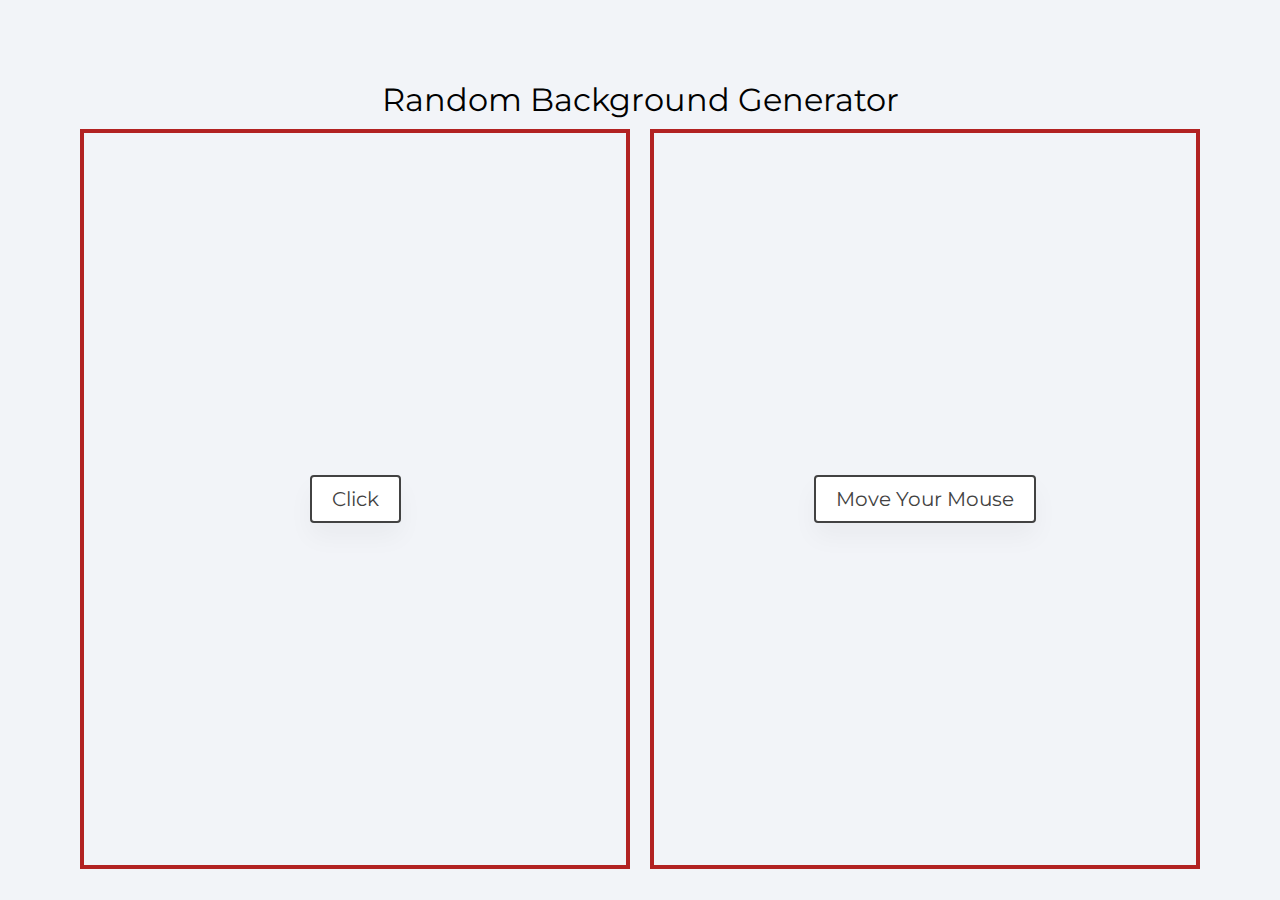
<file: block-BJaaek/code/index.html>
<!DOCTYPE html>
<html lang="en">
  <head>
    <meta charset="UTF-8" />
    <meta name="viewport" content="width=device-width, initial-scale=1.0" />
    <title>
      Random Background Generator
    </title>
    <link
      href="https://fonts.googleapis.com/css2?family=Montserrat:wght@200;400&display=swap"
      rel="stylesheet"
    />
    <link rel="stylesheet" href="style.css" />
  </head>
  <body>
    <div class="container">
      <h1>Random Background Generator</h1>
      <div class="boxes">
        <div class="box first">
          <div class="text">
            <p class="banner">
              Click
            </p>
          </div>
        </div>
        <div class="box second">
          <div class="text">
            <p class="banner">
              Move Your Mouse
            </p>
          </div>
        </div>
      </div>
    </div>
    <script src="./script.js"></script>
  </body>
</html>
</file>
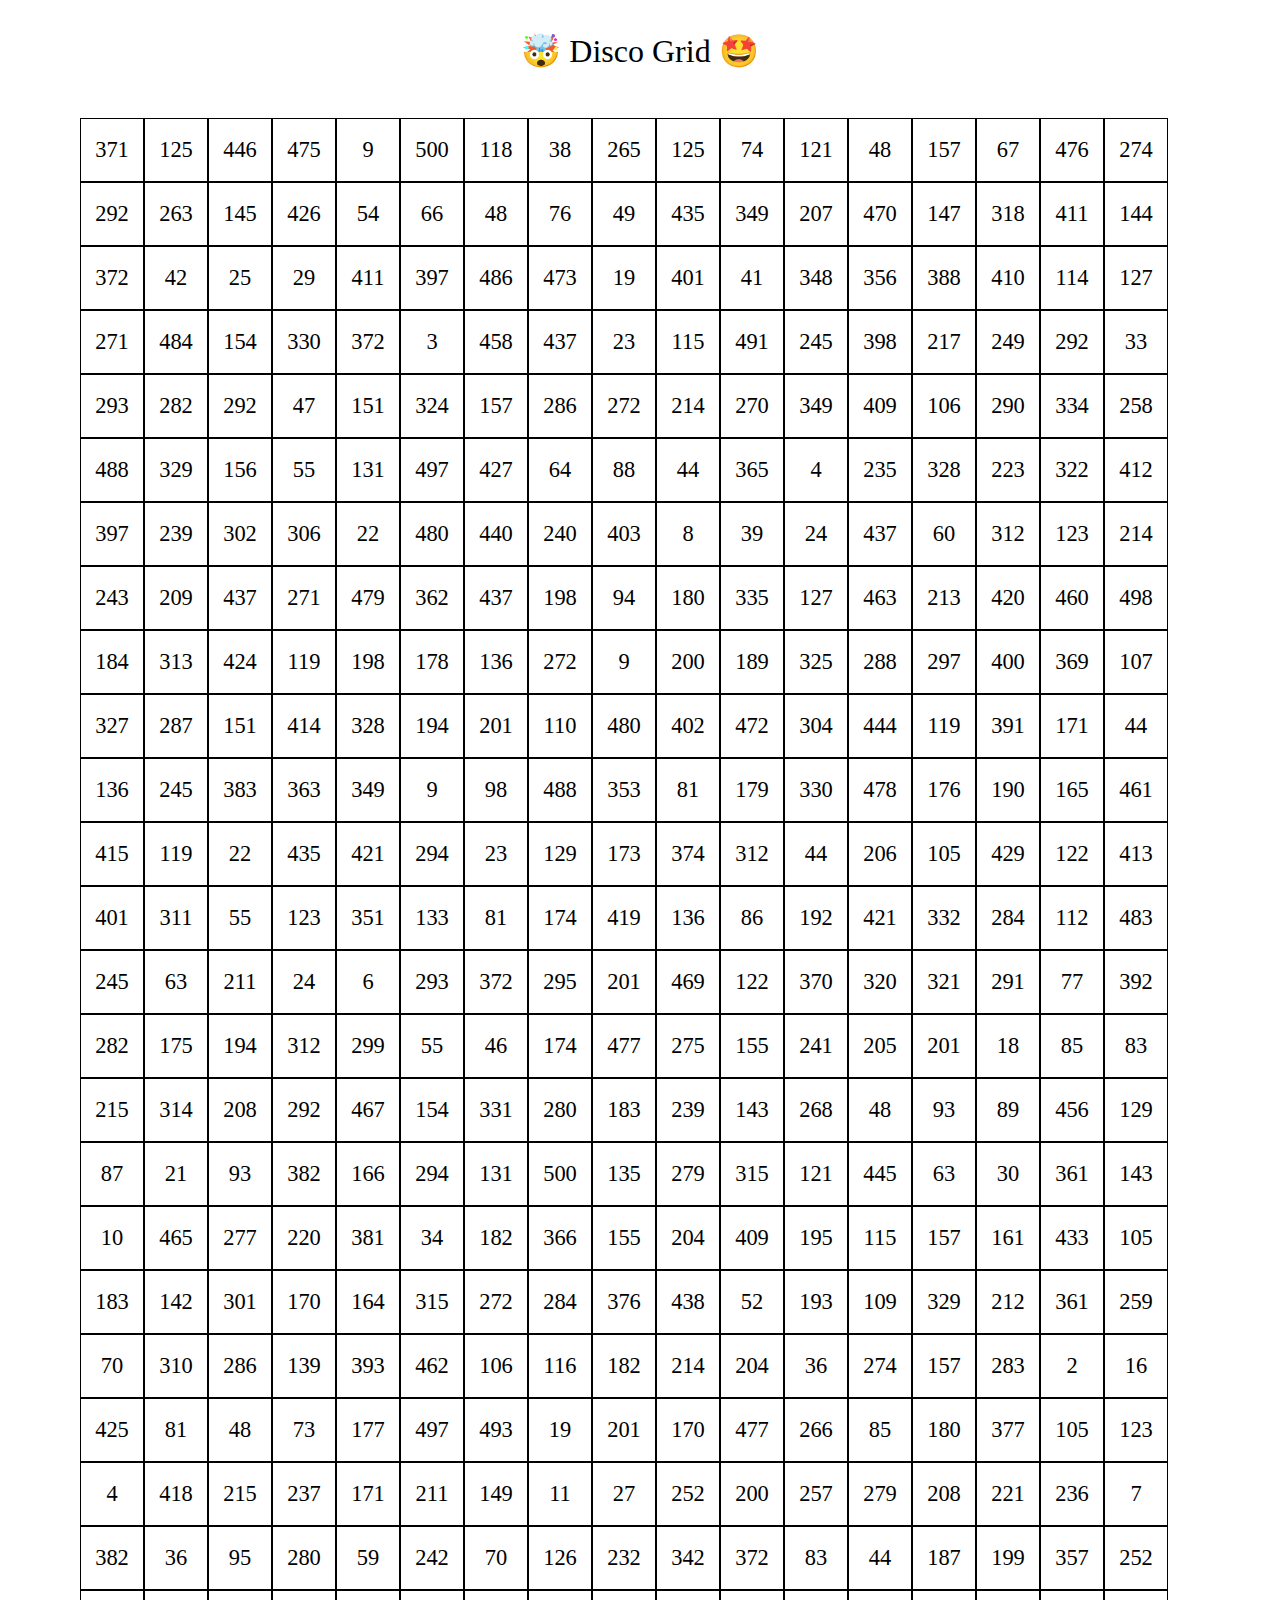
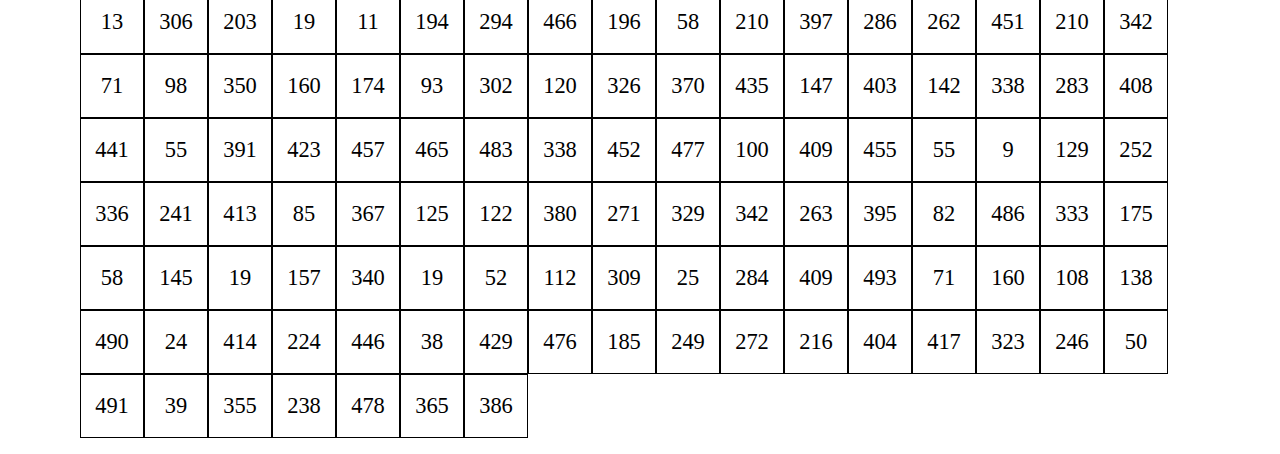
<file: block-BJaael/code/index.html>
<!DOCTYPE html>
<html lang="en">
  <head>
    <meta charset="UTF-8" />
    <meta name="viewport" content="width=device-width, initial-scale=1.0" />
    <title>🤯 Disco Grid 🤩</title>
    <link
      href="https://fonts.googleapis.com/css2?family=Montserrat:wght@200;400&display=swap"
      rel="stylesheet"
    />
    <link rel="stylesheet" href="style.css" />
  </head>
  <body>
    <h1 class="heading">🤯 Disco Grid 🤩</h1>

    <Main>
      <section class="disco-grid">
        
      </section>
    </Main>
    <script src="./script.js"></script>
  </body>
</html>
</file>
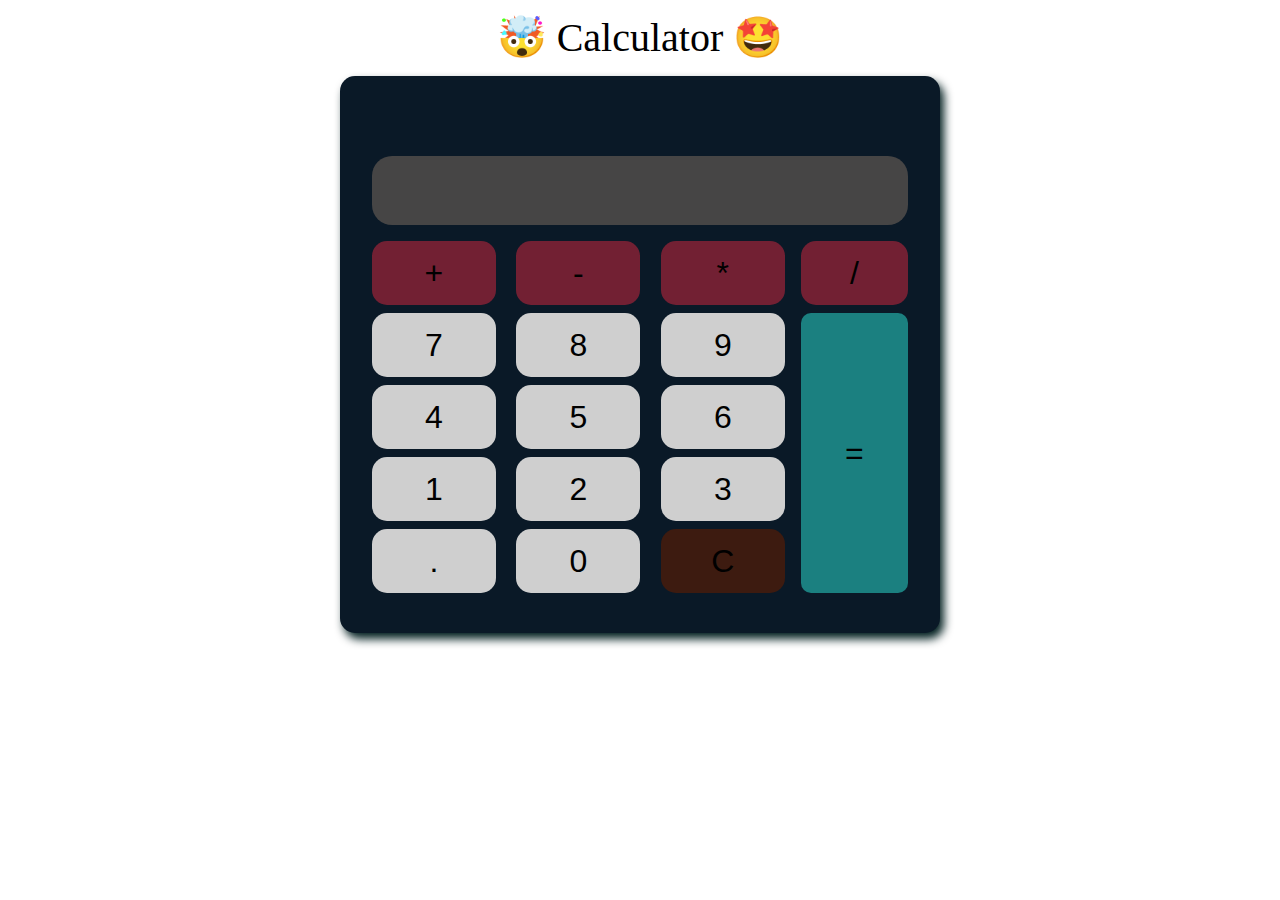
<file: block-BJaaeo/code/index.html>
<!DOCTYPE html>
<html lang="en">
  <head>
    <meta charset="UTF-8" />
    <meta name="viewport" content="width=device-width, initial-scale=1.0" />
    <title>Calculator</title>
    <link
      href="https://fonts.googleapis.com/css2?family=Montserrat:wght@200;400&display=swap"
      rel="stylesheet"
    />
    <link rel="stylesheet" href="style.css" />
  </head>
  <body>
    <h1>🤯 Calculator 🤩</h1>
    <main>
      <section class="calculator">
        <input type="text" class="calc-screen">
        <div class="btn-container">
          <div class="number-btn-container">
            <button class="number-btn btn functions">+</button>
            <button class="number-btn btn functions">-</button>
            <button class="number-btn btn functions">*</button>
            <button class="number-btn btn">7</button>
            <button class="number-btn btn">8</button>
            <button class="number-btn btn">9</button>
            <button class="number-btn btn">4</button>
            <button class="number-btn btn">5</button>
            <button class="number-btn btn">6</button>
            <button class="number-btn btn">1</button>
            <button class="number-btn btn">2</button>
            <button class="number-btn btn">3</button>
            <button class="number-btn btn">.</button>
            <button class="number-btn btn">0</button>
            <button class="number-btn clear">C</button>
          </div>
          <div class="equalto-container">
            <button class=" number-btn divide btn functions">/</button>
            <button class="equal">=</button>
          </div>
        </div>

      </section>
    </main>
    <script src="./script.js"></script>
  </body>
</html>
</file>
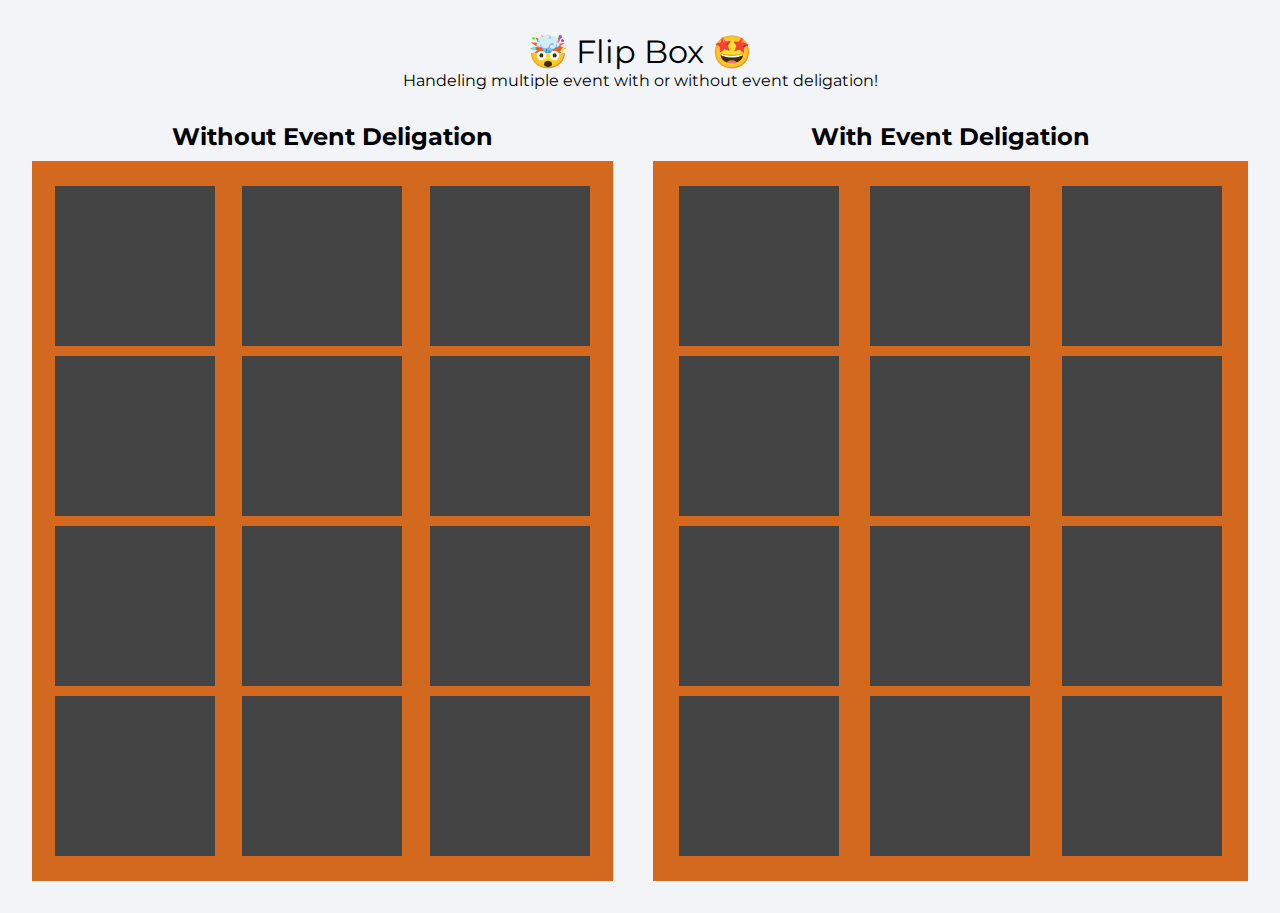
<file: block-BJaaep/code/index.html>
<!DOCTYPE html>
<html lang="en">
  <head>
    <meta charset="UTF-8" />
    <meta name="viewport" content="width=device-width, initial-scale=1.0" />
    <title>Flip Box</title>
    <link
      href="https://fonts.googleapis.com/css2?family=Montserrat:wght@200;400&display=swap"
      rel="stylesheet"
    />
    <link rel="stylesheet" href="style.css" />
  </head>
  <body>
    <h1 class="heading">🤯 Flip Box 🤩</h1>
    <p>Handeling multiple event with or without event deligation!</p>
    <div class="container">
      <div class="wrapper wrapper1">
        <h2>Without Event Deligation</h2>
        <ul class="boxes first">
          <li class="box"></li>
          <li class="box"></li>
          <li class="box"></li>
          <li class="box"></li>
          <li class="box"></li>
          <li class="box"></li>
          <li class="box"></li>
          <li class="box"></li>
          <li class="box"></li>
          <li class="box"></li>
          <li class="box"></li>
          <li class="box"></li>
        </ul>
      </div>
      <div class="wrapper wrapper2">
        <h2>With Event Deligation</h2>
        <ul class="boxes second">
          <li class="box"></li>
          <li class="box"></li>
          <li class="box"></li>
          <li class="box"></li>
          <li class="box"></li>
          <li class="box"></li>
          <li class="box"></li>
          <li class="box"></li>
          <li class="box"></li>
          <li class="box"></li>
          <li class="box"></li>
          <li class="box"></li>
        </ul>
      </div>
    </div>
    <script src="./script.js"></script>
  </body>
</html>
</file>
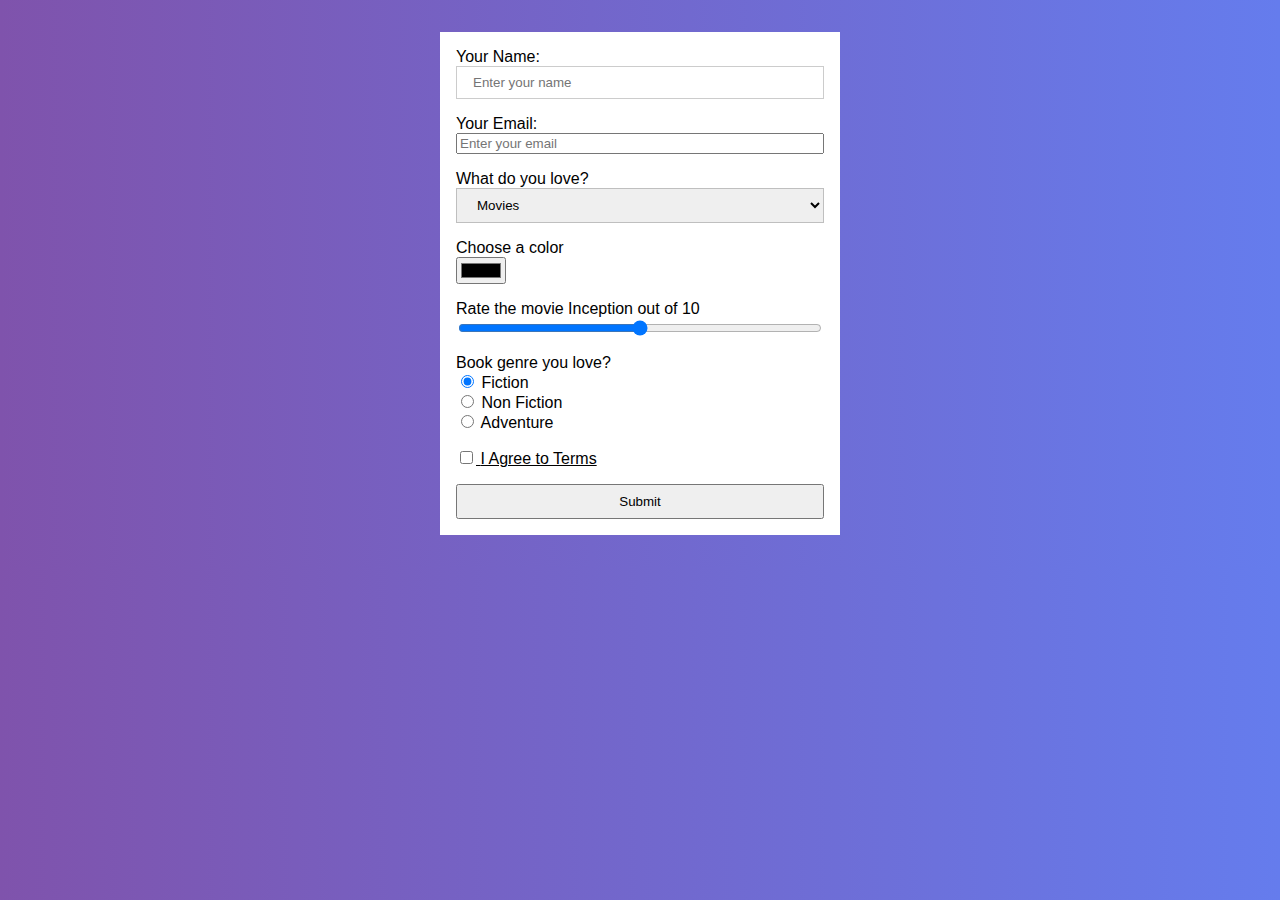
<file: block-BJaaer/code/index.html>
<!DOCTYPE html>
<html lang="en">
  <head>
    <meta charset="UTF-8" />
    <meta name="viewport" content="width=device-width, initial-scale=1.0" />
    <link rel="stylesheet" href="style.css" />
    <title>Handeling Forms 👇</title>
  </head>
  <body>
    <div>
      <form class="container">
        <div class="form-control">
          <label for="name">Your Name:</label>
          <input
            id="name"
            type="text"
            name="name"
            placeholder="Enter your name"
          />
        </div>
        <div class="form-control">
          <label for="email">Your Email:</label>
          <input
            id="email"
            type="email"
            name="email"
            placeholder="Enter your email"
          />
        </div>
        <div class="form-control">
          <label for="movies">What do you love?</label>
          <select id="timepass" name="timepass">
            <option value="movies">Movies</option>
            <option value="series">Series</option>
            <option value="others">Others</option>
          </select>
        </div>

        <div class="form-control">
          <label for="color">Choose a color</label>
          <input
            id="color"
            type="color"
            name="color"
          />
        </div>
        <div class="form-control">
          <label for="range"> Rate the movie Inception out of 10 </label>
          <input
            id="range"
            type="range"
            max="10"
            step="1"
            name="rating"
          />
        </div>
        <div class="form-control">
          <label>Book genre you love?</label>

          <div>
            <input
              type="radio"
              id="fiction"
              name="drone"
              value="fiction"
              checked
            />
            <label for="fiction">Fiction</label>
          </div>

          <div>
            <input
              type="radio"
              id="non-fiction"
              name="drone"
              value="non-fiction"
            />
            <label for="non-fiction">Non Fiction</label>
          </div>

          <div>
            <input type="radio" id="adventure" name="drone" value="adventure" />
            <label for="adventure">Adventure</label>
          </div>
        </div>
        <div class="form-control terms">
          <input type="checkbox" id="terms" name="terms" />
          <label for="terms">I Agree to Terms</label>
        </div>
        <button type="submit">Submit</button>
      </form>
    </div>
    <script src="./script.js"></script>
  </body>
</html>
</file>
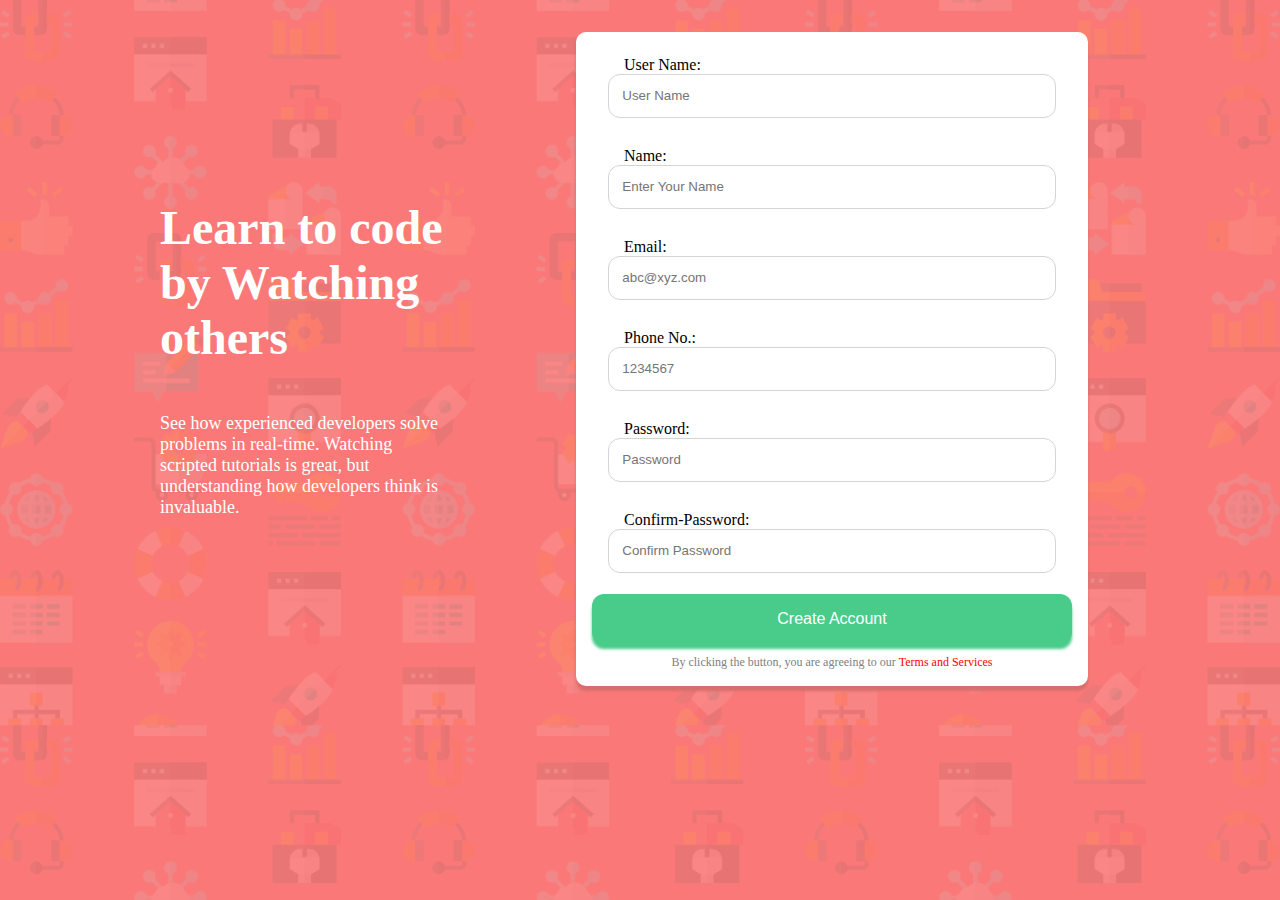
<file: block-BJaaes/code/index.html>
<!DOCTYPE html>
<html lang="en">
  <head>
    <meta charset="UTF-8" />
    <meta name="viewport" content="width=device-width, initial-scale=1.0" />
    <link rel="stylesheet" href="style.css" />
    <title>Form Validation 👇</title>
  </head>
  <body>
    <main>
      <section class="container flex content-section">
          <article class="text-container">
              <h1>Learn to code by Watching others</h1>
              <p>
                 See how experienced developers solve problems in real-time.
                 Watching scripted tutorials is great, but understanding how 
                 developers think is invaluable.  
              </p>
          </article>
          <div class="form-container">
              <form class="form">
                  <div class="form-control">
                    <label for="username">User Name:</label>
                    <input
                        id="user-name"
                        type="text" 
                        name="username" 
                        placeholder="User Name"
                    >
                    <small></small>
                  </div>
                  <div class="form-control">
                    <label for="name">Name:</label>
                    <input
                        id="name" 
                        type="text" 
                        name="name" 
                        placeholder="Enter Your Name"
                    >
                    <small></small>   
                  </div>

                  <div class="form-control">
                    <label for="email">Email:</label>
                    <input
                          id="email" 
                          type="text" 
                          name="email" 
                          placeholder="abc@xyz.com"
                    >
                    <small></small>
                  </div>
                  <div class="form-control">
                    <label fo r="phone">Phone No.:</label>
                    <input
                          id="phone" 
                          type="text" 
                          name="phone" 
                          placeholder="1234567"
                    >
                    <small></small>
                  </div>
                  <div class="form-control">
                  <label for="password">Password:</label>
                    <input
                        id="password" 
                        type="password" 
                        name="password" 
                        placeholder="Password"
                    >
                    <small></small>
                  </div>
                  <div class="form-control">
                    <label for="confirmPassword">Confirm-Password:</label>
                    <input
                        id="confirm-password" 
                        type="password" 
                        name="confirmPassword" 
                        placeholder="Confirm Password"
                    >
                    <small></small>
                  </div>

                  <button 
                        type="submit" 
                        class="submit-btn"
                  >
                          Create Account
                  </button>
                  <small>By clicking the button, you are agreeing to our 
                      <a href="#">
                          <strong class="red">Terms and Services</strong>
                      </a>
                  </small>              
              </form>
          </div>
      </section>
  </main>
    <script src="./script.js"></script>
  </body>
</html>
</file>
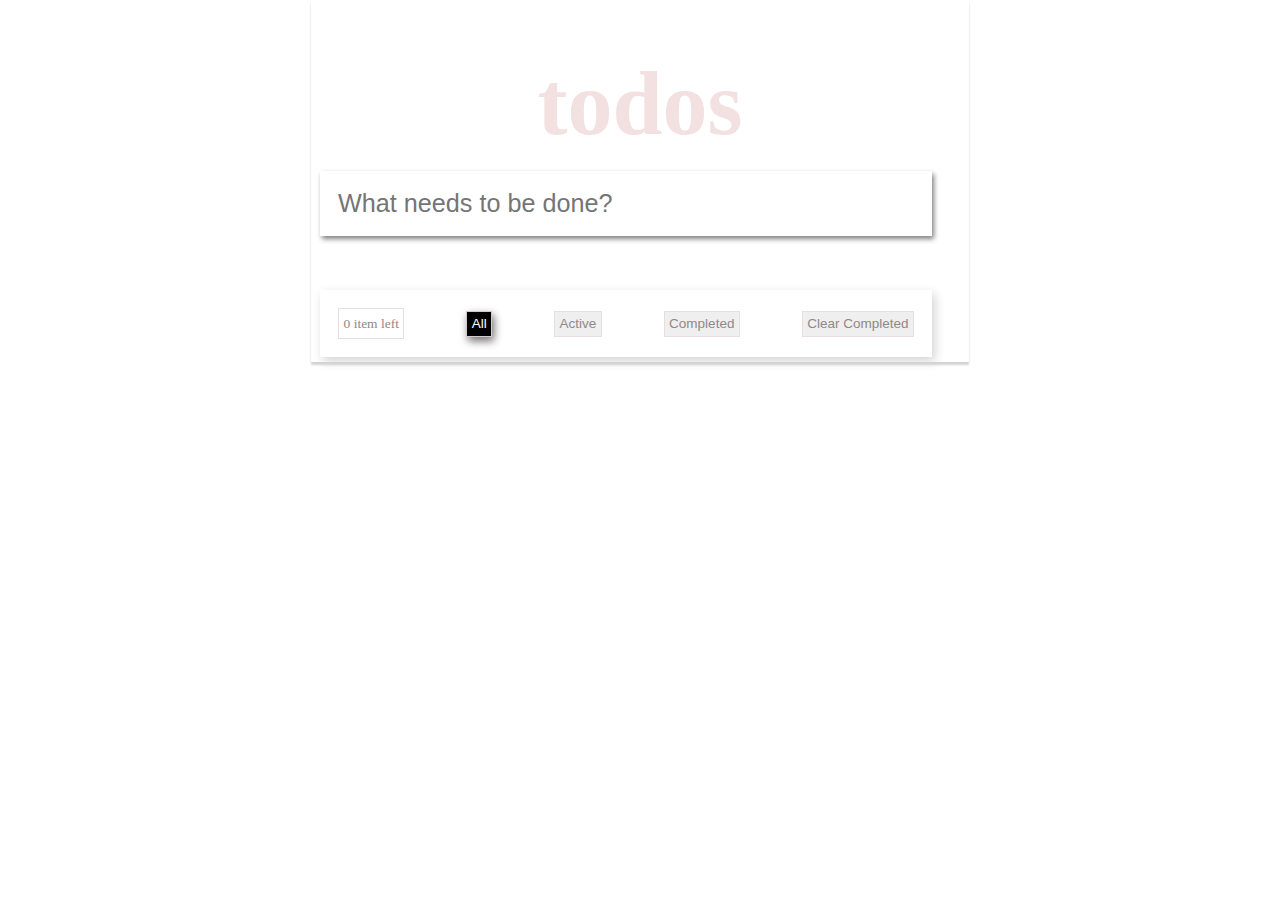
<file: block-BJaaev/code/index.html>
<!DOCTYPE html>
<html lang="en">
  <head>
    <meta charset="UTF-8" />
    <meta name="viewport" content="width=device-width, initial-scale=1.0" />
    <title>TODO Application</title>
    <link rel="stylesheet" href="style.css" />
  </head>
  <body>
    <main class="main">
      <h1>todos</h1>
      <input 
          type="text"
          id="input"
          name="input"
          class="input"
          placeholder="What needs to be done?"
      >
      <ul class="list">        
      </ul>
      <div class="summary">
        <span class="left-items sum-span"><span class="count"> </span> </span>
        <button class="all-items sum-span">All</button>
        <button class="active-items sum-span">Active</button>
        <button class="completed-items sum-span">Completed</button>
        <button class="clear-completed sum-span">Clear Completed</button>
      </div>
    </main>
    <script src="./script.js"></script>
  </body>
</html>
</file>
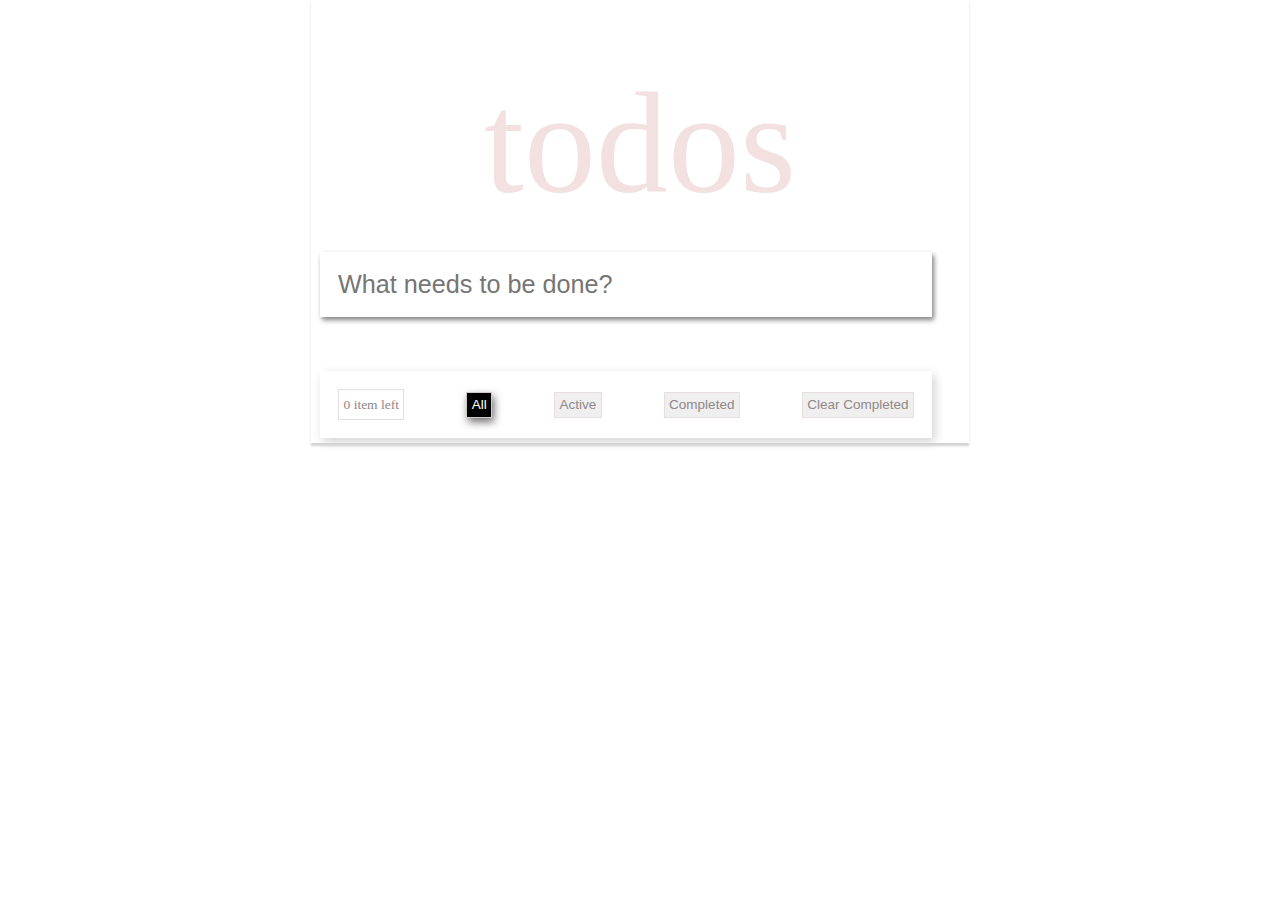
<file: block-BJaaez/code/index.html>
<!DOCTYPE html>
<html lang="en">
  <head>
    <meta charset="UTF-8" />
    <meta name="viewport" content="width=device-width, initial-scale=1.0" />
    <title>TODO Application</title>
    <link rel="stylesheet" href="style.css" />
  </head>
  <body>
    <main class="main">
      <h1>todos</h1>
      <input 
          type="text"
          id="input"
          name="input"
          class="input"
          placeholder="What needs to be done?"
      >
      <ul class="list">        
      </ul>
      <div class="summary">
        <span class="left-items sum-span"><span class="count"> </span> </span>
        <button class="all-items sum-span">All</button>
        <button class="active-items sum-span">Active</button>
        <button class="completed-items sum-span">Completed</button>
        <button class="clear-completed sum-span">Clear Completed</button>
      </div>
    </main>
    <script src="./script.js"></script>
  </body>
</html>
</file>
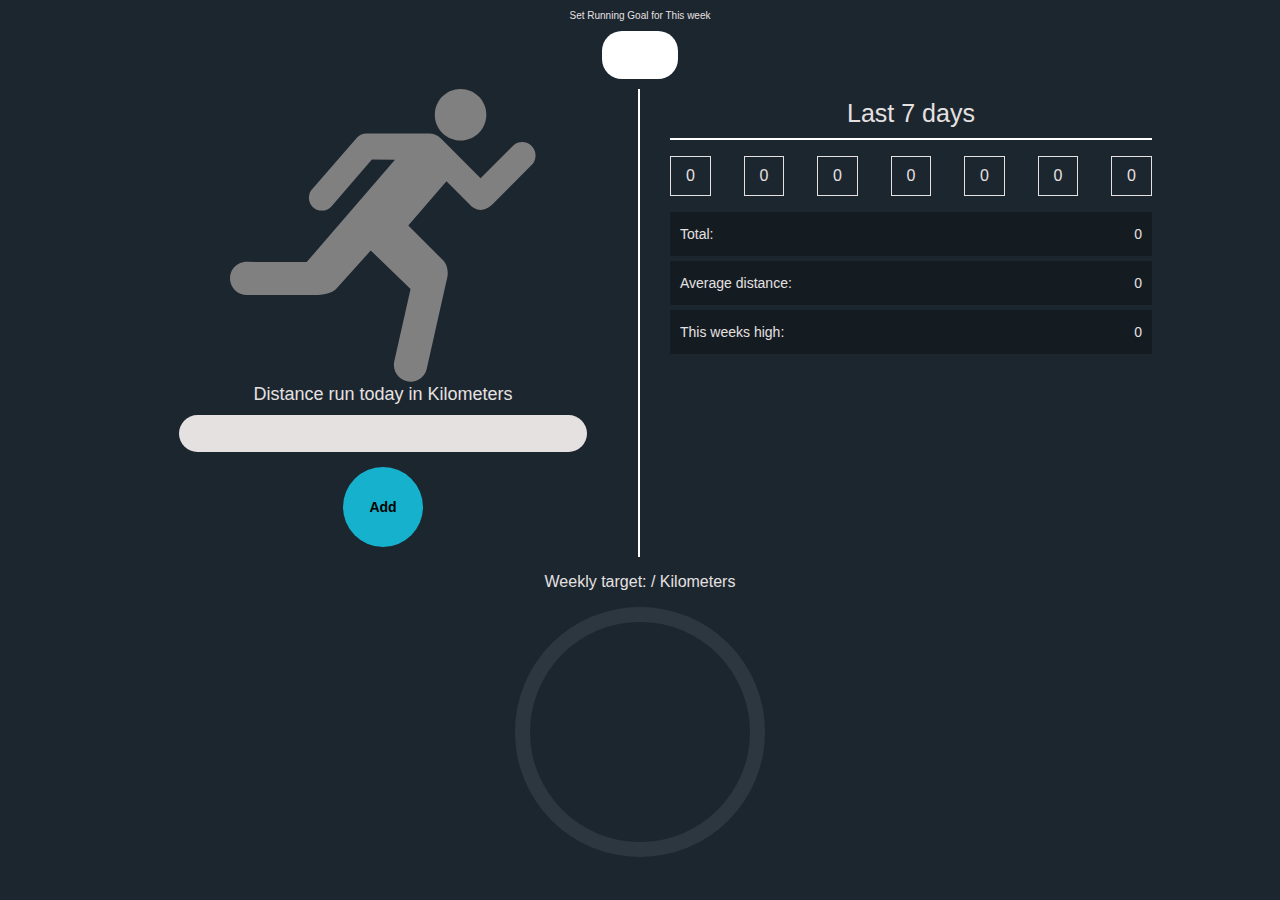
<file: block-BJaafa/code/index.html>
<!DOCTYPE html>
<html lang="en">
  <head>
    <meta charset="UTF-8" />
    <meta name="viewport" content="width=device-width, initial-scale=1.0" />
    <title>Running Tracker Chrome Extension</title>
    <link rel="stylesheet" href="style.css" />
  </head>
  <body>
    <main>
      <div class="goal-set">
          <span>Set Running Goal for This week</span>
          <input type="number" id="goalInput" placeholder="">
      </div>  
      <div class="main-content">
          <section class="form">
              <div class="logo">
                  <svg viewBox="0 0 383 367" fill="none" xmlns="http://www.w3.org/2000/svg">
                      <path
                          d="M288.603 64.462C306.387 64.462 320.81 49.991 320.81 32.207C320.81 14.423 306.388 0 288.603 0C270.77 0 256.348 14.422 256.348 32.207C256.348 49.991 270.77 64.462 288.603 64.462Z"
                          fill="gray" />
                      <path
                          d="M177.603 88.382L127.466 146.315C124.494 149.969 120.011 152.211 114.944 152.211C105.979 152.211 98.7194 144.951 98.7194 136.034C98.7194 131.162 100.814 126.825 104.176 123.853L158.26 61.584C161.232 58.027 165.715 55.737 170.782 55.737L249.033 55.688C254.783 55.688 259.947 58.027 263.748 61.681L313.641 111.575L355.008 70.305C357.932 67.82 361.684 66.358 365.776 66.358C375.034 66.358 382.489 73.862 382.489 83.12C382.489 87.164 381.124 90.818 378.737 93.742L328.892 143.976C313.739 159.081 301.558 146.266 301.558 146.266L270.959 115.521L223.161 170.823L266.964 214.626C266.964 214.626 276.221 223.202 270.91 240.255L246.353 349.735C244.404 359.237 236.024 366.399 225.987 366.399C214.439 366.399 205.133 357.044 205.133 345.545C205.133 343.694 205.328 341.94 205.766 340.283L225.987 250.484L176.19 202.101L133.362 249.851C133.362 249.851 126.443 258.378 108.074 257.744L21.1994 257.89C11.5034 258.037 2.68437 251.41 0.540366 241.568C-2.04263 230.361 4.87637 219.349 16.1314 216.865C17.8864 216.475 19.6404 216.329 21.3454 216.377L96.0394 216.572L206.499 88.522L177.605 88.376L177.603 88.382Z"
                          fill="gray" />
                  </svg>
              </div>
              <form>
                  <label for="entry">Distance run today in Kilometers</label>
                  <br>
                  <input type="number" id="entry" step="0.1">
                  <br>
                  <button type="submit">Add</button>
              </form>
          </section>
    
          
      
          <section class="enteriesWrapper">
              <div class="entries-container">
                <h3 class="daysTitle">Last 7 days</h3>
              <ul id="entries">
                <!-- <li>-</li>
                <li>-</li>
                <li>-</li>
                <li>-</li>
                <li>-</li>
                <li>-</li>
                <li>-</li> -->
              </ul>
              <section class="data">
                  <div>
                      <p>Total:</p>
                      <span id="total">0</span>
                  </div>
                  <div>
                      <p>Average distance:</p>
                      <span id="average">0</span>
                  </div>
                  <div>
                      <p>This weeks high:</p>
                      <span id="high">0</span>
                  </div>
              </section>
              </div>
          </section>
      </div>
  

  
      <section class="progress">
          <h3>Weekly target:
              <span id="progressTotal"></span>
              / <span id="target"></span> Kilometers
          </h3>
          <div class="progressCircleWrapper">
              <div id="progressCircle">
                  <div id="progressCenter"></div>
              </div>
          </div>
      </section>
    <script src="./script.js"></script>
  </body>
</html>
</file>
<file: block-BJaaek/code/style.css>
html {
  box-sizing: border-box;
  font-size: 16px;
}

*,
*:before,
*:after {
  box-sizing: inherit;
}

body,
h1,
h2,
h3,
h4,
h5,
h6,
p,
ol,
ul {
  margin: 0;
  padding: 0;
  font-weight: normal;
}

ol,
ul {
  list-style: none;
}

img {
  max-width: 100%;
  height: auto;
}

body {
  background: #f2f4f8;
  height: 100%;
  font-family: "Montserrat", sans-serif;
  width: 100vw;
  height: 100vh;
}

.container {
  text-align: center;
  height: 100%;
  max-width: 1280px;
  padding: 5rem;
  margin: 0 auto;
}
h1 {
  padding-bottom: 10px;
}

.banner {
  display: inline-block;
  color: #424242;
  font-size: 20px;
  text-decoration: none;
  text-align: center;
  margin: 20px auto;
  padding: 10px 20px;
  background: white;
  border-radius: 4px;
  min-width: 24px;
  font-size: 20px;
  box-shadow: 0 14px 26px rgba(0, 0, 0, 0.04);
  border: 2px solid;
}

.boxes {
  display: flex;
  justify-content: center;
  align-items: center;
  width: 100%;
  height: 100%;
}
.box {
  border: 4px solid firebrick;
  height: 100%;
  width: 50%;
}
.text {
  height: 100%;
  display: flex;
  justify-content: center;
  align-items: center;
}

.first {
  margin-right: 20px;
}
</file>
<file: block-BJaael/code/style.css>
html {
  box-sizing: border-box;
  font-size: 16px;
}

*,
*:before,
*:after {
  box-sizing: inherit;
}

body,
h1,
h2,
h3,
h4,
h5,
h6,
p,
ol,
ul {
  margin: 0;
  padding: 0;
  font-weight: normal;
}

ol,
ul {
  list-style: none;
}

img {
  max-width: 100%;
  height: auto;
}

/* CUSTOM STYLE */

.heading {
  text-align: center;
  padding: 2rem;
}
main {
  display: flex;
  align-items: center;
  justify-content: center;
}
.disco-grid {
  display: flex;
  flex-wrap: wrap;
  width: 90%;
  padding: 1rem;
}
.grid {
  display: flex;
  justify-content: center;
  align-items: center;
  font-size: 1.2rem;
  font-weight: 900;
  color: black;
  width : 4rem;
  height: 4rem;
  border: 1px solid black;
}
</file>
<file: block-BJaaep/code/style.css>
html {
  box-sizing: border-box;
  font-size: 16px;
}

*,
*:before,
*:after {
  box-sizing: inherit;
}

body,
h1,
h2,
h3,
h4,
h5,
h6,
p,
ol,
ul {
  margin: 0;
  padding: 0;
  font-weight: normal;
}

ol,
ul {
  list-style: none;
}

img {
  max-width: 100%;
  height: auto;
}

body {
  background: #f2f4f8;
  font-family: 'Montserrat', sans-serif;
  text-align: center;
}

.container {
  text-align: center;
  max-width: 1280px;
  padding: 2rem;
  margin: 0 auto;
  display: flex;
}

.banner {
  display: inline-block;
  color: #424242;
  font-size: 20px;
  text-decoration: none;
  text-align: center;
  margin: 20px auto;
  padding: 10px 20px;
  background: white;
  border-radius: 4px;
  min-width: 24px;
  font-size: 20px;
  box-shadow: 0 14px 26px rgba(0, 0, 0, 0.04);
  border: 2px solid;
}
.wrapper {
  max-width: 50%;
  margin: 0 auto;
}

.boxes {
  display: flex;
  flex-wrap: wrap;
  justify-content: space-evenly;
  background-color: chocolate;
  color: #444;
  padding: 20px 0;
}

.wrapper:first-child {
  margin-right: 20px;
}

.box {
  margin: 5px;
  background-color: #444;
  background-size: contain;
  background-repeat: no-repeat;
  background-position: center center;
  height: 160px;
  width: 160px;
  display: flex;
  justify-content: center;
  align-items: center;
  font-size: 4rem;
  font-weight: bold;
  color: white;
  cursor: pointer;
}
.text {
  height: 100%;
  display: flex;
  justify-content: center;
  align-items: center;
}

.first {
  margin-right: 20px;
}

h2 {
  font-weight: bolder;
  padding-bottom: 10px;
}

.heading {
  text-align: center;
  margin-top: 2rem;
}
</file>
<file: block-BJaafa/code/style.css>
html {
    font-family: "Montserrat", sans-serif;
    font-size: 10px;
  }
*, *::after,
*::before {
    box-sizing: border-box;
}  
  body {
    padding: 1rem;
    background: #1c262f;
    color: rgb(230, 225, 225);
    margin: 0 auto;
  }
  .main-content {
    display: flex;
    width: 80vw;
    margin: 0 auto;
  }
  .logo {
    text-align: center;
  }
  
  form {
    text-align: center;
  }
  .form {
    flex-grow: 1;
    border-right: 2px solid #fff;
  }
  .entries-container {
      padding-left: 3rem;
  }
  label {
    font-size: 1.8rem;
  }
  
  #entry {
    font-family: inherit;
    background: rgb(230, 225, 225);
    width: 80%;
    margin: 1rem 0;
    padding: 1rem 0;
    border: none;
    outline: none;
    border-radius: 20px;
    font-size: 1.5rem;
    text-align: center;
  }
  
  button {
    font-family: inherit;
    font-size: 1.4rem;
    font-weight: bolder;
    width: 80px;
    height: 80px;
    border: none;
    border-radius: 50%;
    background: #16b1cc;
    margin: 0.5rem 0 1rem 0;
    cursor: pointer;
  }
  button:hover {
      transform: scale(1.1);
  }
  .daysTitle {
    font-size: 2.5rem;
    padding-bottom: 1rem;
    border-bottom: 2px solid #fff;
  }
  
  .goal-set {
    display: flex;
    flex-direction: column;
    justify-content: center;
    align-items: center;
    width: 30%;
    margin: auto auto;
  }
  #goalInput {
    width: 20%;
    border: none;
    outline: none;
    border-radius: 20px;
    padding: 1.5rem;
    font-size: 1.6rem;
    margin: 1rem 0;
  }
  ul {
    padding: 0;
    display: flex;
    list-style: none;
    justify-content: space-between;
  }
  
  li {
    border: 1px solid;
    padding: 1rem 1.5rem;
  }
  
  .enteriesWrapper {
    padding: 1rem 0;
    font-size: 1.6rem;
    width: 50%;
  }
  .enteriesWrapper h3 {
    margin: 0;
    text-align: center;
    font-weight: lighter;
  }
  
  .data {
    font-size: 1.4rem;
  }
  
  .data div {
    background: #141c22;
    display: flex;
    align-items: center;
    justify-content: space-between;
    margin: 0.5rem 0;
    padding: 0 1rem;
  }
  
  .progress {
    text-align: center;
    padding-bottom: 1rem;
  }
  .progress h3 {
    font-size: 1.6rem;
    font-weight: lighter;
  }
  
  .progressCircleWrapper {
    display: flex;
    justify-content: center;
  }
  
  #progressCircle {
    width: 250px;
    height: 250px;
    border-radius: 50%;
    /* background: conic-gradient(#70db70 50%, #2d3740 50%); */
    display: flex;
    justify-content: center;
    align-items: center;
  }
  
  #progressCenter {
    width: 220px;
    height: 220px;
    border-radius: 50%;
    background: #1c262f;
  }
  svg {
      max-width: 60%;
  }
</file>
<file: block-BJaaeo/code/style.css>
/* http://meyerweb.com/eric/tools/css/reset/ 
   v2.0 | 20110126
   License: none (public domain)
*/

html, body, div, span, applet, object, iframe,
h1, h2, h3, h4, h5, h6, p, blockquote, pre,
a, abbr, acronym, address, big, cite, code,
del, dfn, em, img, ins, kbd, q, s, samp,
small, strike, strong, sub, sup, tt, var,
b, u, i, center,
dl, dt, dd, ol, ul, li,
fieldset, form, label, legend,
table, caption, tbody, tfoot, thead, tr, th, td,
article, aside, canvas, details, embed, 
figure, figcaption, footer, header, hgroup, 
menu, nav, output, ruby, section, summary,
time, mark, audio, video {
    margin: 0;
    padding: 0;
    border: 0;
    font-size: 100%;
    font: inherit;
    vertical-align: baseline;
}
/* HTML5 display-role reset for older browsers */
article, aside, details, figcaption, figure, 
footer, header, hgroup, menu, nav, section {
    display: block;
}
body {
    line-height: 1;
}
ol, ul {
    list-style: none;
}
blockquote, q {
    quotes: none;
}
blockquote:before, blockquote:after,
q:before, q:after {
    content: '';
    content: none;
}
table {
    border-collapse: collapse;
    border-spacing: 0;
}

/* CUSTOM STYLES */
html {
    font-size: 16px;
}
body {
    line-height: 1.5;
}

* {
    box-sizing: border-box;
}

h1 {
    text-align: center;
    font-size: 2.5rem;
    padding: .5rem;
}

.calculator {
    max-width: 600px;
    background: rgb(10, 25, 39);
    margin: 0 auto;
    padding: 5rem 2rem 2rem 2rem;
    border-radius: 15px;
    box-shadow: 4px 6px 10px rgb(0, 30, 31);
}
button {
    display: inline-block;
    height: 4rem;
    border-radius: 15px;
    border: none;
    font-size: 2rem;
    cursor: pointer;
}
.calc-screen {
  width: 100%;
  padding: 1rem; 
  font-size: 2rem;
  font-weight: 900;
  display: inline-block;
  margin-bottom: 1rem;
  border: none;
  border-radius: 20px;
  text-align: right;
  background: rgb(70, 69, 69);
  color: #fff;  
  outline: none; 
}
.calc-screen:hover {
    outline: none;
}

.btn-container {
    width: 100%;
    display: flex;
    justify-content: space-between;
}
.number-btn-container {
    width: 77%;
    display: flex;
    flex-wrap: wrap;
    justify-content: space-between;
}
.number-btn {
    width: 30%;
    margin-bottom: .5rem;
    background: rgb(207,207,207);
}
.number-btn:hover {
    background: rgba(114,32,51, .5);
}

.equalto-container {
    width: 20%;
}
.divide {
    width: 100%;
    margin-bottom: .5rem;
}
.equal {
    width: 100%;
    height: 17.5rem;
    border-radius: 10px;
    background-color: rgb(27,128,128);
}
.equal:hover {
    background-color: rgba(27,128,128, .6);
}
.functions {
    background: rgb(114,32,51);
}
.functions:hover {
    background: rgba(207,207,207, .6);
}
.clear {
    background: rgb(61,27,16);
}
</file>
<file: block-BJaaer/code/style.css>
/* CSS Reset */

html {
  box-sizing: border-box;
  font-size: 16px;
}

*,
*:before,
*:after {
  box-sizing: inherit;
}

body,
h1,
h2,
h3,
h4,
h5,
h6,
p,
ol,
ul {
  margin: 0;
  padding: 0;
  font-weight: normal;
}

ol,
ul {
  list-style: none;
}

img {
  max-width: 100%;
  height: auto;
}

/* Main CSS */

body {
  font-family: -apple-system, BlinkMacSystemFont, 'Segoe UI', Roboto, Oxygen,
    Ubuntu, Cantarell, 'Open Sans', 'Helvetica Neue', sans-serif;
  background: linear-gradient(to right, #7f53ac 0, #657ced 100%);
}
* {
  box-sizing: border-box;
}

button {
  padding: 0.5rem;
}

body {
  margin-top: 2rem;
}

input[type='text'] {
  padding: 0.5rem 1rem;
  border: none;
  border: 1px solid rgba(0, 0, 0, 0.2);
}
select {
  padding: 0.5rem 1rem;
  border: none;
  border: 1px solid rgba(0, 0, 0, 0.2);
}

.container {
  max-width: 400px;
  margin: 2rem auto;
  background: white;
  padding: 1rem;
  display: flex;
  flex-direction: column;
  gap: 1rem;
}

p {
  padding-top: 1rem;
}

.form-control {
  width: 100%;
  display: flex;
  flex-direction: column;
}
input[type='text'] {
  width: 100%;
}
.terms {
  display: inline-block;
}

.modal {
  width: 100%;
  height: 100vh;
  position: fixed;
  top: 0;
  left: 0%;
  padding: 1rem;
  background: #a5a4a7c9;
}
.close {
  display: inline-block;
  width: 100%; 
  text-align: right;
  cursor: pointer;
  padding: 1rem;
}
.user-details  {
  padding: 1rem 2rem;
  display: flex;
  flex-direction: column;
  justify-content: space-between;
  align-items: flex-start;
  height: 50vh;
  width: 60vw;
  margin: auto auto;
  background: white;
  box-shadow: 5px 5px 12px rgb(85, 84, 84);
}
.user-details h1 {
  font-style: 900;
}
.terms {
  text-decoration: underline;
}
</file>
<file: block-BJaaes/code/style.css>
/* CSS Reset */

html {
  box-sizing: border-box;
  font-size: 16px;
}

*,
*:before,
*:after {
  box-sizing: inherit;
}

body,
h1,
h2,
h3,
h4,
h5,
h6,
p,
ol,
ul {
  margin: 0;
  padding: 0;
  font-weight: normal;
}

ol,
ul {
  list-style: none;
}

img {
  max-width: 100%;
  height: auto;
}

/* CUSTOM STYLES */
*,
*::before,
*::after {
    box-sizing: border-box;
}
body {
    background: url("../code/assets/bg-intro-desktop.png"), 
                linear-gradient(to right, #FA7978, #FA7978);            
    background-size: cover;
}
/* CONTAINER */
.container {
    max-width: 1280px;
    margin: 0 auto;
    padding: 0 10em;
}
.flex {
    display: flex;
    justify-content: space-between;
    align-items: center;
}
h1 {
    font-size: 48px;
    font-weight: 900;
    padding-bottom: 1em;
}
 .text-container {
     width: 30%;
     color: #fff;
 }
 .text-container {
     font-size: 18px;
     font-weight: 600;
 }
 .form-container {
     width: 60%;
     padding: 2rem;
 }
 form {
     background: #fff;
     padding: 1em;
     border-radius: 10px;
     box-shadow: 0px 5px 3px #D66E6C;
     text-align: center;
 }
 .form-control {
   text-align: left;
   padding: .5rem 1rem;
 }
 label {
   padding: 1rem;
 }  
 input {
     display: inline-block;
     width: 100%;
     margin-bottom: 1em;
     padding: 1em;
     border-radius: 12px;
     border: 1px solid rgb(212, 212, 212);
 }
 button {
     display: inline-block;
     width: 100%;
     padding: 1em;
     border-radius: 12px;
     color: #fff;
     background: #49CC8A;
     border: none;
     box-shadow: 0px 5px 3px #49cc8a;
     margin-bottom: .5em;
     cursor: pointer;
 }
 .submit-btn {
     text-decoration: none;
     font-size: 16px;
     color: #fff;
 }
 .success {
   border: 2px solid green;
 }
 .error {
   border: 2px solid red;
 }
input {
  outline: none;
}

 small {
     font-size: 12px; 
     font-weight: 100;
     color: grey;
 }
 small a {
     text-decoration: none;
 }
 .red {
     font-weight: 500;
     color: red;
 }
@media screen and (max-width: 760px) {
  .container {
    width: 100%;
    padding: 0 1rem;
  }
  .content-section {
    display: flex;
    flex-direction: column;
  }
  .text-container {
    width: 100%;
  }

  .form-container {
    width: 100%;
  }
}
</file>
<file: block-BJaaev/code/style.css>
/* http://meyerweb.com/eric/tools/css/reset/ 
   v2.0 | 20110126
   License: none (public domain)
*/

html, body, div, span, applet, object, iframe,
h1, h2, h3, h4, h5, h6, p, blockquote, pre,
a, abbr, acronym, address, big, cite, code,
del, dfn, em, img, ins, kbd, q, s, samp,
small, strike, strong, sub, sup, tt, var,
b, u, i, center,
dl, dt, dd, ol, ul, li,
fieldset, form, label, legend,
table, caption, tbody, tfoot, thead, tr, th, td,
article, aside, canvas, details, embed, 
figure, figcaption, footer, header, hgroup, 
menu, nav, output, ruby, section, summary,
time, mark, audio, video {
    margin: 0;
    padding: 0;
    border: 0;
    font-size: 100%;
    font: inherit;
    vertical-align: baseline;
}
/* HTML5 display-role reset for older browsers */
article, aside, details, figcaption, figure, 
footer, header, hgroup, menu, nav, section {
    display: block;
}
body {
    line-height: 1;
}
ol, ul {
    list-style: none;
}
blockquote, q {
    quotes: none;
}
blockquote:before, blockquote:after,
q:before, q:after {
    content: '';
    content: none;
}
table {
    border-collapse: collapse;
    border-spacing: 0;
}

/* CUSTOM STYLES */
html {
    font-size: 18px;
}
body {
    line-height: 1.5;
}

h1 {
    font-size: 5rem;
    font-weight: 900;
    text-align: center;
    color: rgba(175, 47, 47, 0.15);
}
.main {
    width: 50%;
    padding: 2rem .5rem .25rem .5rem;
    margin: auto auto;
    box-shadow: 0px 3px 2px 0px lightgray;
}
.input {
    display: inline-block;
    width: 90%;
    font-size: 1.4rem;
    padding: 1rem;
    outline: none;
    border: none;
    box-shadow: 2px 3px 5px grey;
    margin-bottom: 2rem;
}
.list-items {
    display: flex;
    justify-content: space-between;
    font-size: 1.4rem;
    font-weight: 800;
    color: rgb(238, 136, 118);
    padding-bottom: .5rem;
    border-bottom: 1px dashed black;
    position: relative;
}

.checkbox {
    width: 1.3rem;
    height: 1.3rem;
    background-color: rgb(238, 238, 238);
    border-radius: 50%;
    vertical-align: middle;
    border: 1px solid rgb(245, 113, 113);
    -webkit-appearance: none;
    outline: none;
    cursor: pointer;
} 
.checkbox:checked {
   background: linear-gradient(rgb(127, 231, 8), rgb(85, 182, 21));
   border: 1px solid rgb(2, 20, 26);
}
.todo-name {
    padding-left: 1rem;
    text-transform: capitalize;
}

.close {
    font-size: 1rem;
    cursor: pointer;
}
.close:hover {
    background: lightsalmon;
    height: 25px;
    width: 25px;
    text-align: center;
    vertical-align: middle;
}
.summary {
    width: 90%;
    display: flex;
    justify-content: space-between;
    align-items: center;
    padding: 1rem;
    margin-top: 1rem;
    margin-bottom: 0;
    box-shadow: 3px 4px 10px lightgray;
}
.sum-span {
    display: inline-block;
    font-size: .75rem;
    font-weight: 500;
    color: rgb(143, 136, 136);
    border: .15px solid rgb(233, 222, 222);
    padding: .25rem;
    cursor: pointer;
}
.sum-span:hover {
 transform: scale(1.15);
}
.update-box {
    height: 1.9rem;
    position: absolute;
    text-align: center;
    width: 88%;
    font-size: 1.4rem;
    font-weight: 800;
    color: rgb(238, 136, 118);
}
.selected {
    background: black;
    color: #fff;
    border: 1px solid rgb(212, 202, 202);
    box-shadow: 2px 4px 8px rgb(112, 111, 111);
}

@media screen and (max-width: 720px){
    html {
        font-size: 14px;
    }
    .main {
        width: 100%;
    } 
    .list-items {
        justify-content: space-between;
        width: 90%;
        padding: .5rem 1rem;
    }
    .update-box {
        width: 60%;
        position: relative;
        margin: 1rem;
    }
    .summary {
        flex-direction: column;
        align-items: stretch;
    }
    .sum-span {
        margin-bottom: 1rem;
    }
}
</file>
<file: block-BJaaez/code/style.css>
/* http://meyerweb.com/eric/tools/css/reset/ 
   v2.0 | 20110126
   License: none (public domain)
*/

html, body, div, span, applet, object, iframe,
h1, h2, h3, h4, h5, h6, p, blockquote, pre,
a, abbr, acronym, address, big, cite, code,
del, dfn, em, img, ins, kbd, q, s, samp,
small, strike, strong, sub, sup, tt, var,
b, u, i, center,
dl, dt, dd, ol, ul, li,
fieldset, form, label, legend,
table, caption, tbody, tfoot, thead, tr, th, td,
article, aside, canvas, details, embed, 
figure, figcaption, footer, header, hgroup, 
menu, nav, output, ruby, section, summary,
time, mark, audio, video {
    margin: 0;
    padding: 0;
    border: 0;
    font-size: 100%;
    font: inherit;
    vertical-align: baseline;
}
/* HTML5 display-role reset for older browsers */
article, aside, details, figcaption, figure, 
footer, header, hgroup, menu, nav, section {
    display: block;
}
body {
    line-height: 1;
}
ol, ul {
    list-style: none;
}
blockquote, q {
    quotes: none;
}
blockquote:before, blockquote:after,
q:before, q:after {
    content: '';
    content: none;
}
table {
    border-collapse: collapse;
    border-spacing: 0;
}

/* CUSTOM STYLES */
html {
    font-size: 18px;
}
body {
    line-height: 1.5;
}

h1 {
    font-size: 8rem;
    text-align: center;
    color: rgba(175, 47, 47, 0.15);
}
.main {
    width: 50%;
    padding: 2rem .5rem .25rem .5rem;
    margin: auto auto;
    box-shadow: 0px 3px 2px 0px lightgray;
}
.input {
    display: inline-block;
    width: 90%;
    font-size: 1.4rem;
    padding: 1rem;
    outline: none;
    border: none;
    box-shadow: 2px 3px 5px grey;
    margin-bottom: 2rem;
}
.list-items {
    display: flex;
    width: 95%;
    justify-content: space-between;
    font-size: 1.4rem;
    font-weight: 800;
    color: rgb(238, 136, 118);
    padding-bottom: .5rem;
    border-bottom: 1px dashed black;
    position: relative;
}

.checkbox {
    width: 1.3rem;
    height: 1.3rem;
    background-color: rgb(238, 238, 238);
    border-radius: 50%;
    vertical-align: middle;
    border: 1px solid rgb(245, 113, 113);
    -webkit-appearance: none;
    outline: none;
    cursor: pointer;
} 
.checkbox:checked {
   background: linear-gradient(rgb(127, 231, 8), rgb(85, 182, 21));
   border: 1px solid rgb(2, 20, 26);
}
.todo-name {
    padding-left: 1rem;
    text-transform: capitalize;
    width: 60%;
    display: flex;
    justify-content: space-between;
    align-items: center;
}

.edit {
    height: 25px;
    width: 25px;
    /* background: url("../assets/pencil.png");
    background-size: contain;
    background-position: center; */
}
.edit:hover {
    transform: scale(1.2);
    cursor: pointer;
}
.edit img {
    width: 100%;
}
.close {
    font-size: 1rem;
    cursor: pointer;
}
.close:hover {
    background: lightsalmon;
    height: 25px;
    width: 25px;
    text-align: center;
    vertical-align: middle;
}
.summary {
    width: 90%;
    display: flex;
    justify-content: space-between;
    align-items: center;
    padding: 1rem;
    margin-top: 1rem;
    margin-bottom: 0;
    box-shadow: 3px 4px 10px lightgray;
}
.sum-span {
    display: inline-block;
    font-size: .75rem;
    font-weight: 500;
    color: rgb(143, 136, 136);
    border: .15px solid rgb(233, 222, 222);
    padding: .25rem;
    cursor: pointer;
}
.sum-span:hover {
 transform: scale(1.15);
}
.left-items {
    cursor: not-allowed;
}
.left-items:hover {
    transform: none;
}
.update-box {
    height: 1.9rem;
    position: absolute;
    text-align: center;
    width: 88%;
    font-size: 1.4rem;
    font-weight: 800;
    color: rgb(238, 136, 118);
}
.selected {
    background: black;
    color: #fff;
    border: 1px solid rgb(212, 202, 202);
    box-shadow: 2px 4px 8px rgb(112, 111, 111);
}

@media screen and (max-width: 720px){
    html {
        font-size: 14px;
    }
    .main {
        width: 100%;
    } 
    .list-items {
        justify-content: space-between;
        width: 90%;
        padding: .5rem 1rem;
    }
    .update-box {
        width: 60%;
        position: relative;
        margin: 1rem;
    }
    .summary {
        flex-direction: column;
        align-items: stretch;
    }
    .sum-span {
        margin-bottom: 1rem;
    }
}
</file>
